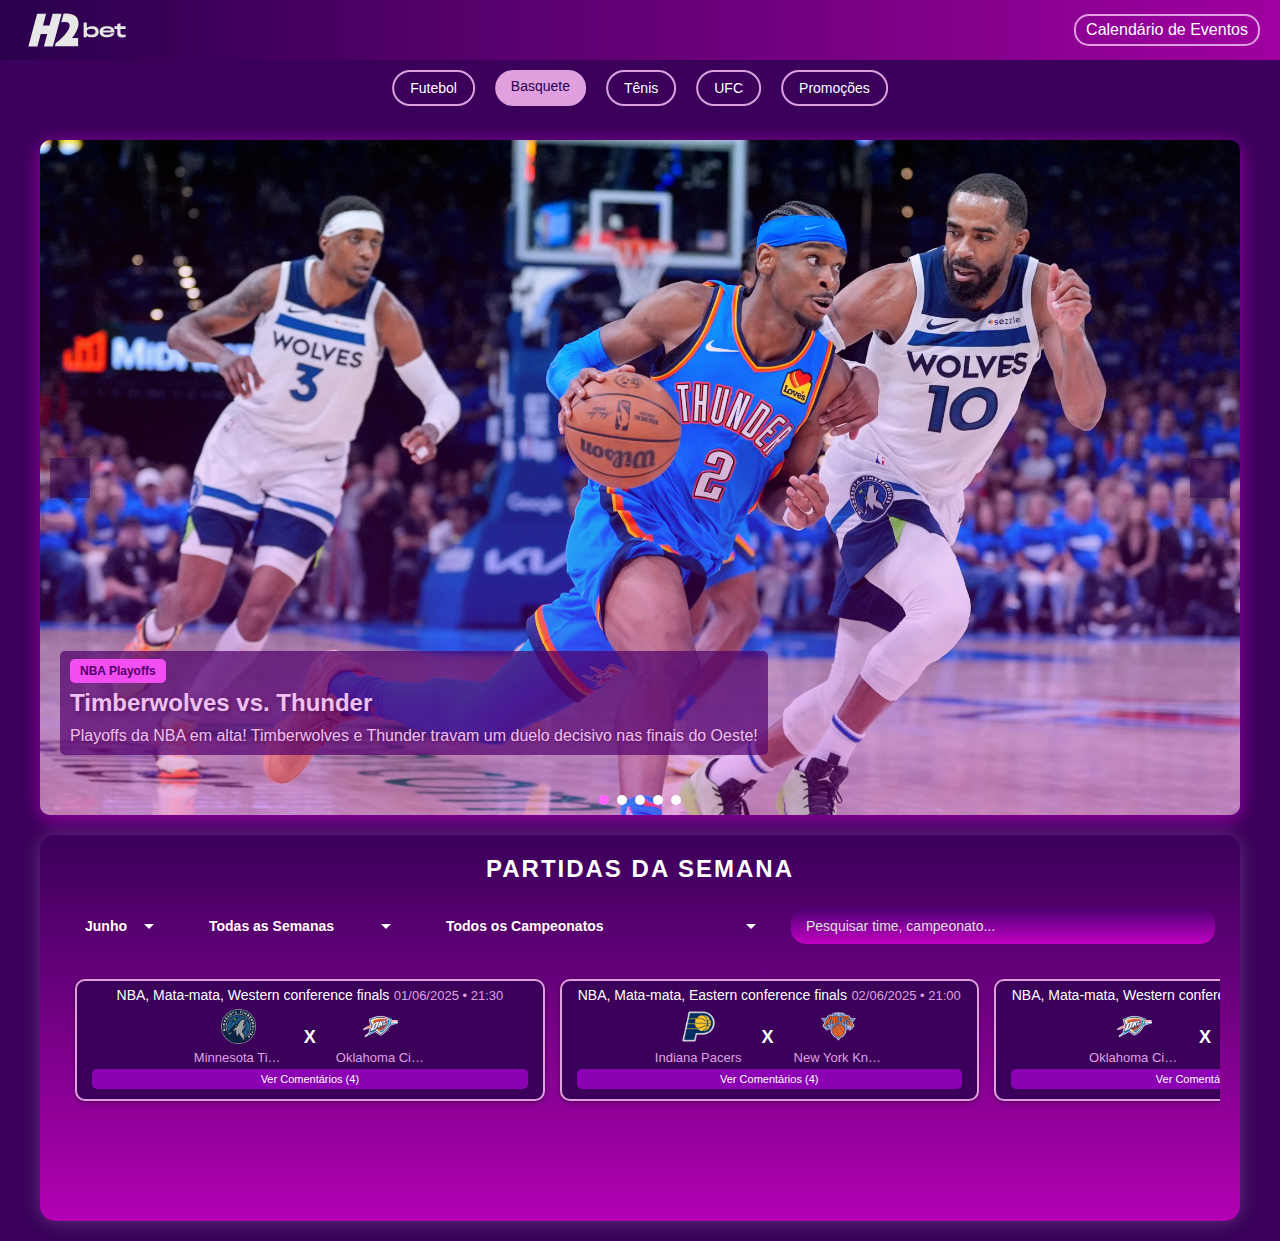
<file: basquete.html>
<!DOCTYPE html>
<html lang="pt-br">
<head>
    <meta charset="UTF-8">
    <meta name="viewport" content="width=device-width, initial-scale=1.0">
    <title>Jornal H2</title>
    <link rel="stylesheet" href="styles.css">
    <link rel="stylesheet" href="calendar.css">
</head>

<script type="text/javascript">
var Tawk_API=Tawk_API||{}, Tawk_LoadStart=new Date();
(function(){
var s1=document.createElement("script"),s0=document.getElementsByTagName("script")[0];
s1.async=true;
s1.src='https://embed.tawk.to/683607d0c512ec190d255e54/1is9gt1rb';
s1.charset='UTF-8';
s1.setAttribute('crossorigin','*');
s0.parentNode.insertBefore(s1,s0);
})();
</script>
<body class="fade-in">
    <header class="top-bar">
        <img src="logo\h2club.svg.svg" alt="Logo" class="logo-img">
        <nav class="nav-menu">
            <a href="#" id="calendar-button">Calendário de Eventos</a>
        </nav>
    </header>

    <div class="sports-buttons">
        <a href="index.html" class="button">Futebol</a>
        <a href="basquete.html" class="button selected">Basquete</a>
        <a href="tenis.html" class="button">Tênis</a>
        <a href="ufc.html" class="button">UFC</a>
        <a href="promocoes.html" class="button">Promoções</a>
    </div>

    <section class="carousel">
        <div class="carousel-container" id="carousel-container"></div>
        <button class="carousel-prev">
            <span class="particle-icon">
                <span class="particle"></span>
                <span class="particle"></span>
                <span class="particle"></span>
            </span>
        </button>
        <button class="carousel-next">
            <span class="particle-icon">
                <span class="particle"></span>
                <span class="particle"></span>
                <span class="particle"></span>
            </span>
        </button>
        <div class="carousel-indicators" id="carousel-indicators"></div>
    </section>

    <section class="matches-section">
        <h2>PARTIDAS DA SEMANA</h2>
        <div class="matches-nav">
            <select id="month-selector">
                <option value="Junho">Junho</option>
                <option value="Julho">Julho</option>
                <option value="Agosto">Agosto</option>
            </select>
            <select id="week-selector">
                </select>
            <select id="championship-selector">
                <option value="all">Todos os Campeonatos</option>
                </select>
            <input type="text" id="match-search-input" placeholder="Pesquisar time, campeonato...">
            
        </div>
        <div class="matches-container" id="matches-container">
            </div>
    </section>

    <div id="calendar-modal" class="calendar-modal">
    <div class="calendar-content">
        <span class="close-button">&times;</span>
        <div class="calendar-header">
            <button id="prev-month">&#9664;</button>
            <h2 id="month-year"></h2>
            <button id="next-month">&#9654;</button>
        </div>

        <div class="calendar-search-container">
            <input type="text" id="event-search-input" placeholder="Pesquisar evento...">
            <div id="search-results-container">
                </div>
        </div>
        <div class="calendar-grid-header">
            <div>D</div><div>S</div><div>T</div><div>Q</div><div>Q</div><div>S</div><div>S</div>
        </div>
        <div class="calendar-grid" id="calendar-grid"></div>
        <div id="event-details">
             <p>Selecione uma data com evento para ver os detalhes.</p>
        </div>
    </div>
</div>
    
    <script src="aplicativo.js"></script>
    <script src="carousel.js"></script>
    <script src="matches.js"></script>
    <script src="promocoes.js"></script>
    <script src="calendar.js"></script>
</body>
</html>
</file>
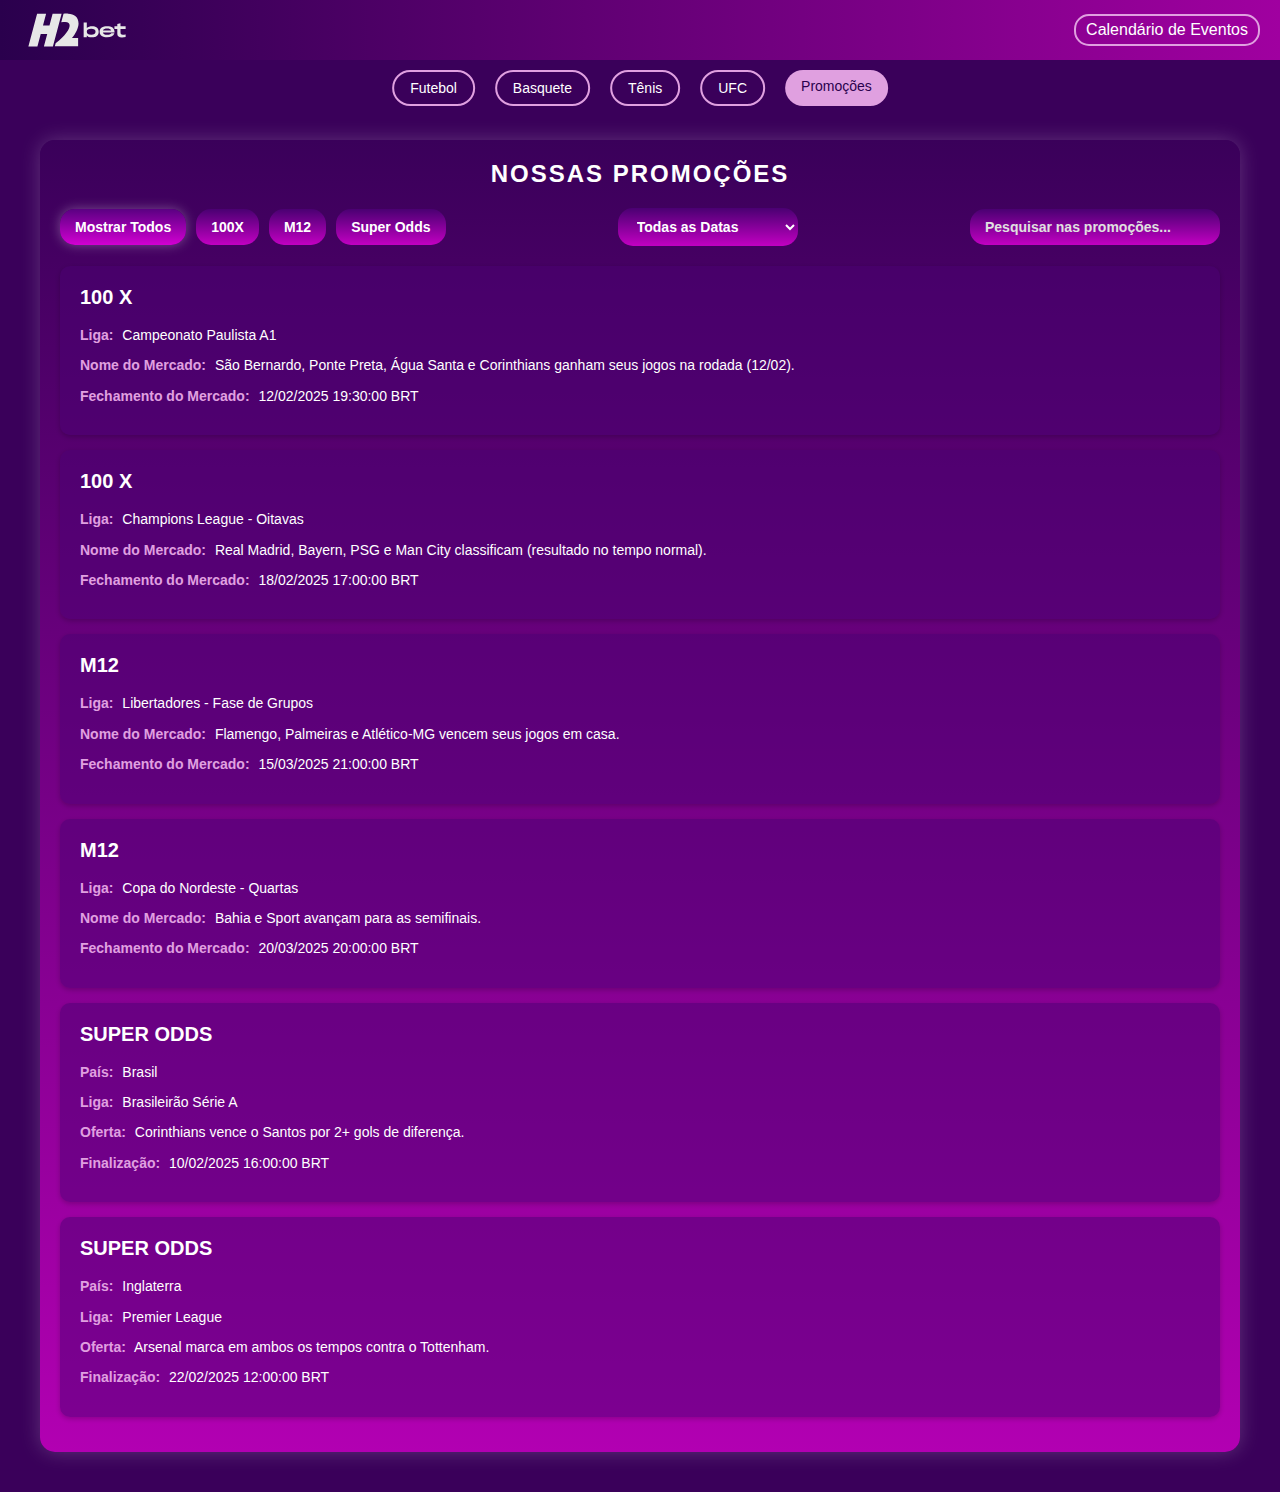
<file: promocoes.html>
<!DOCTYPE html>
<html lang="pt-br">
<head>
    <meta charset="UTF-8">
    <meta name="viewport" content="width=device-width, initial-scale=1.0">
    <title>Promoções - Jornal H2</title>
    <link rel="stylesheet" href="styles.css">
    <link rel="stylesheet" href="calendar.css">
    <style>
        /* Styles specific to promocoes.html */
        .promotions-page-section {
            max-width: 1200px;
            margin: 80px auto 40px; 
            padding: 20px;
            background: linear-gradient(to bottom, #3A005A, #B200B2);
            border-radius: 15px;
            box-shadow: 0 0 20px rgba(255, 255, 255, 0.2);
            color: #ffffff;
        }

        .promotions-page-section h2 {
            font-size: 24px;
            margin-bottom: 20px;
            text-align: center;
            text-transform: uppercase;
            letter-spacing: 2px;
        }

        .promo-filters {
            display: flex;
            justify-content: space-between; 
            align-items: center;
            margin-bottom: 20px;
            gap: 15px; 
            flex-wrap: wrap; 
        }

        .promo-filters .market-tabs {
            display: flex; 
            gap: 10px; 
            flex-wrap: wrap; 
        }

        .promo-filters .market-tabs button,
        .promo-filters .date-filter select,
        .promo-filters .search-filter input {
            padding: 10px 15px;
            background: linear-gradient(to bottom, #4A0072, #C200C2);
            color: #ffffff;
            border: none;
            border-radius: 15px;
            font-size: 14px;
            font-weight: bold;
            cursor: pointer;
            transition: all 0.3s ease;
        }
        .promo-filters .market-tabs button.active,
        .promo-filters .market-tabs button:hover,
        .promo-filters .date-filter select:hover, 
        .promo-filters .search-filter input:hover { 
            background: linear-gradient(to bottom, #5A0082, #D200D2);
            box-shadow: 0 0 12px rgba(255, 255, 255, 0.3);
        }
 
        .promo-filters .date-filter select,
        .promo-filters .search-filter input {
            min-width: 180px; 
            flex-grow: 1; 
        }
         .promo-filters .search-filter input {
            min-width: 250px; 
        }

        .promo-filters .search-filter input::placeholder {
            color: #e0e0e0;
        }

        .promo-filters .date-filter select option {
            background-color: #2A004D; 
            color: #ffffff; 
        }

        .promotions-display-area {
            margin-top: 20px;
        }

        .promo-item-card {
            background: rgba(74, 0, 114, 0.5); 
            padding: 20px; 
            border-radius: 10px;
            margin-bottom: 15px;
            box-shadow: 0 2px 5px rgba(0,0,0,0.2);
            /* ADDED: Transition for smooth zoom and shadow effect */
            transition: transform 0.3s ease-in-out, box-shadow 0.3s ease-in-out;
        }

        /* ADDED: Hover effect for zoom */
        .promo-item-card:hover {
            transform: scale(1.03); /* Adjust 1.03 to your desired zoom level (e.g., 1.05 for more) */
            box-shadow: 0 6px 20px rgba(0,0,0,0.35); /* Optional: enhanced shadow on hover */
            /* z-index: 10; /* Optional: if overlapping issues occur with adjacent cards during zoom */
        }


        .promo-item-card h3 {
            font-size: 20px; 
            font-weight: bold;
            color: #ffffff;     
            margin-bottom: 15px; 
        }

        .promo-item-card p {
            margin: 8px 0; 
            font-size: 14px;
            line-height: 1.6; 
            color: #ffffff; 
            overflow-wrap: break-word; 
            word-wrap: break-word; 
        }

        .promo-item-card p strong {
            color: #E0A0E0; 
            font-weight: bold; 
            margin-right: 5px; 
        }

        @media (max-width: 768px) {
            .promotions-page-section {
                margin-top: 20px; 
            }

            .promo-filters {
                flex-direction: column; 
                align-items: stretch; 
            }
            .promo-filters .market-tabs,
            .promo-filters .date-filter,
            .promo-filters .search-filter {
                width: 100%;
                margin-bottom: 10px;
            }
            .promo-filters .market-tabs button { 
                 flex-grow: 1;
            }
            .promo-filters .date-filter select,
            .promo-filters .search-filter input {
                width: 100%; 
                box-sizing: border-box;
            }
        }
    </style>
</head>


<script type="text/javascript">
var Tawk_API=Tawk_API||{}, Tawk_LoadStart=new Date();
(function(){
var s1=document.createElement("script"),s0=document.getElementsByTagName("script")[0];
s1.async=true;
s1.src='https://embed.tawk.to/683607d0c512ec190d255e54/1is9gt1rb';
s1.charset='UTF-8';
s1.setAttribute('crossorigin','*');
s0.parentNode.insertBefore(s1,s0);
})();
</script>



<body class="fade-in">
    <header class="top-bar">
        <img src="logo\h2club.svg.svg" alt="Logo" class="logo-img">
        <nav class="nav-menu">
            <a href="#" id="calendar-button">Calendário de Eventos</a>
        </nav>
    </header>

    <div class="sports-buttons">
        <a href="index.html" class="button">Futebol</a>
        <a href="basquete.html" class="button">Basquete</a>
        <a href="tenis.html" class="button">Tênis</a>
        <a href="ufc.html" class="button">UFC</a>
        <a href="promocoes.html" class="button selected">Promoções</a>
    </div>

    <section class="promotions-page-section">
        <h2>Nossas Promoções</h2>

        <div class="promo-filters">
            <div class="market-tabs" id="market-tabs">
                <button data-market="all" class="active">Mostrar Todos</button>
                <button data-market="100X">100X</button>
                <button data-market="M12">M12</button>
                <button data-market="SuperOdds">Super Odds</button>
            </div>
            <div class="date-filter">
                <select id="promo-date-selector">
                    <option value="all">Todas as Datas</option>
                    </select>
            </div>
            <div class="search-filter">
                <input type="text" id="promo-search-input" placeholder="Pesquisar nas promoções...">
            </div>
        </div>

        <div class="promotions-display-area" id="promotions-display-area">
            <p>Carregando promoções...</p>
        </div>
    </section>

    <div id="calendar-modal" class="calendar-modal">
        <div class="calendar-content">
            <span class="close-button">&times;</span>
            <div class="calendar-header">
                <button id="prev-month">&#9664;</button>
                <h2 id="month-year"></h2>
                <button id="next-month">&#9654;</button>
            </div>
            <div class="calendar-search-container">
                <input type="text" id="event-search-input" placeholder="Pesquisar evento...">
                <div id="search-results-container"></div>
            </div>
            <div class="calendar-grid-header">
                <div>D</div><div>S</div><div>T</div><div>Q</div><div>Q</div><div>S</div><div>S</div>
            </div>
            <div class="calendar-grid" id="calendar-grid"></div>
            <div id="event-details">
                 <p>Selecione uma data com evento para ver os detalhes.</p>
            </div>
        </div>
    </div>
    
    <script src="aplicativo.js"></script>
    <script src="promocoes.js"></script> 
    <script src="calendar.js"></script>
</body>
</html>
</file>
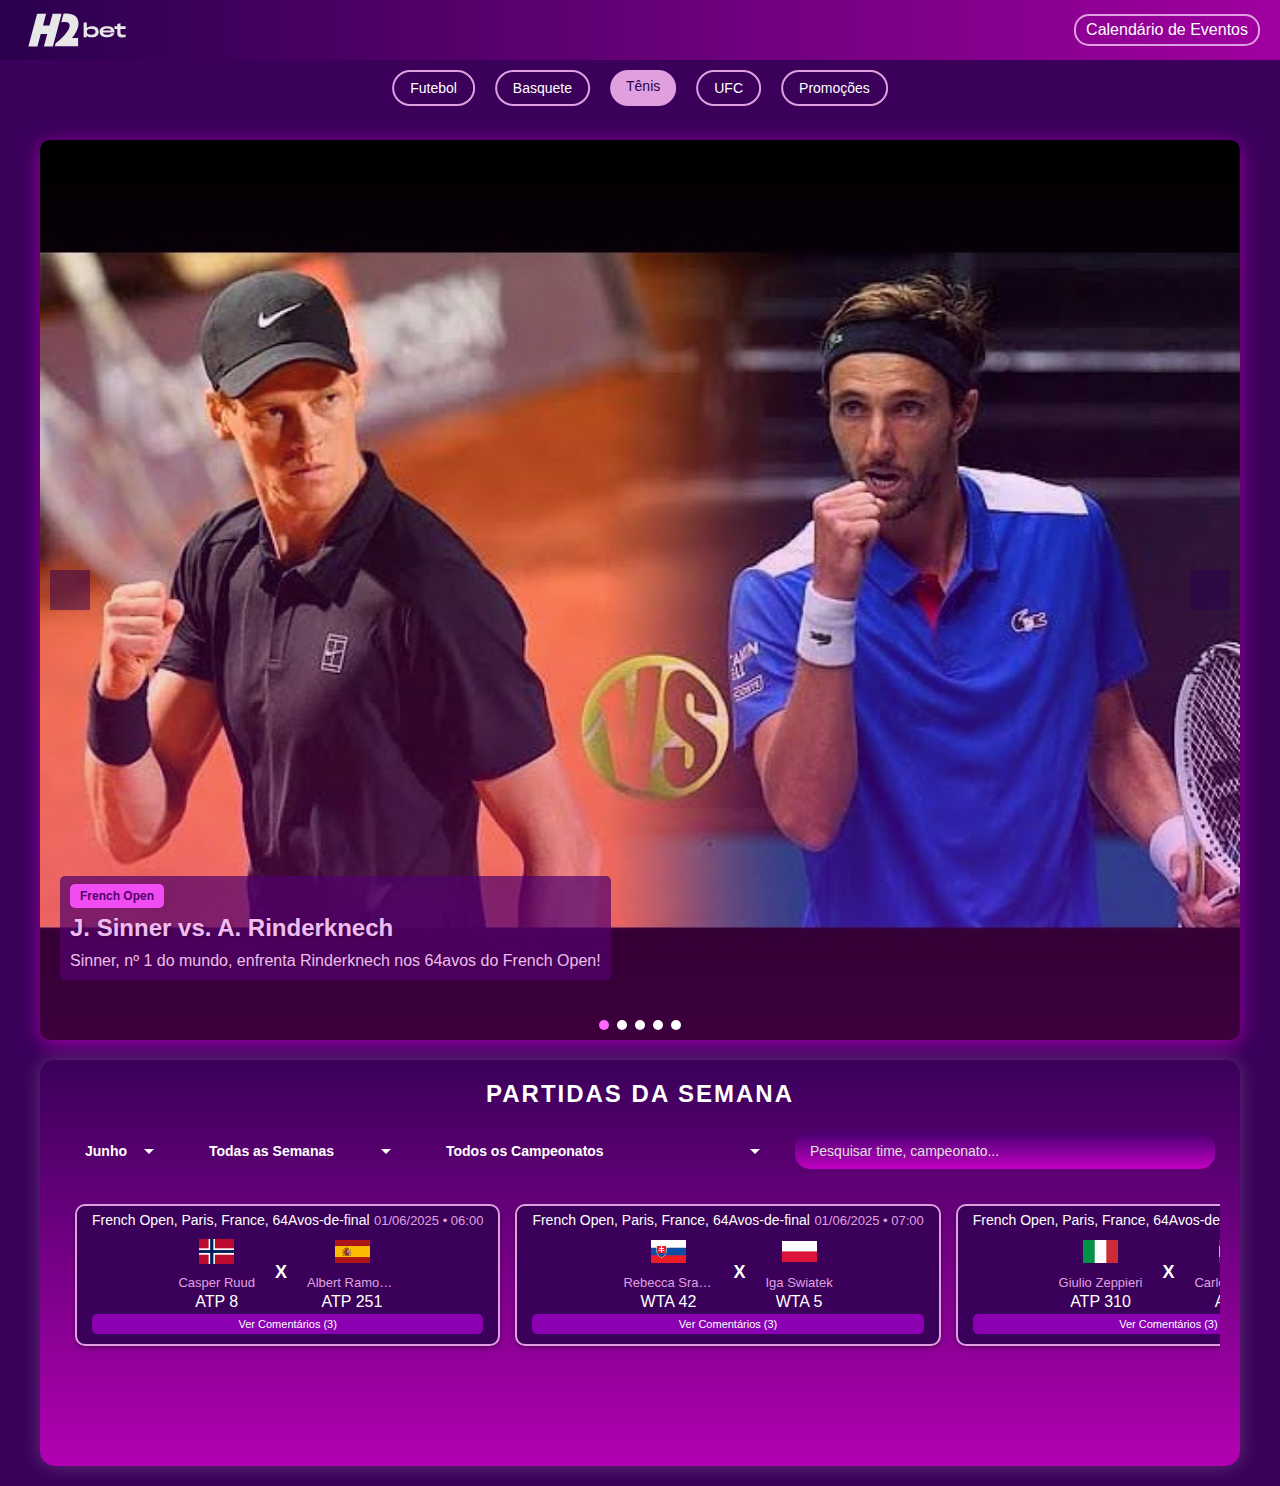
<file: tenis.html>
<!DOCTYPE html>
<html lang="pt-br">
<head>
    <meta charset="UTF-8">
    <meta name="viewport" content="width=device-width, initial-scale=1.0">
    <title>Jornal H2</title>
    <link rel="stylesheet" href="styles.css">
    <link rel="stylesheet" href="calendar.css">
</head>

<script type="text/javascript">
var Tawk_API=Tawk_API||{}, Tawk_LoadStart=new Date();
(function(){
var s1=document.createElement("script"),s0=document.getElementsByTagName("script")[0];
s1.async=true;
s1.src='https://embed.tawk.to/683607d0c512ec190d255e54/1is9gt1rb';
s1.charset='UTF-8';
s1.setAttribute('crossorigin','*');
s0.parentNode.insertBefore(s1,s0);
})();
</script>
<body class="fade-in">
    <header class="top-bar">
        <img src="logo\h2club.svg.svg" alt="Logo" class="logo-img">
        <nav class="nav-menu">
            <a href="#" id="calendar-button">Calendário de Eventos</a>
        </nav>
    </header>

    <div class="sports-buttons">
        <a href="index.html" class="button ">Futebol</a>
        <a href="basquete.html" class="button">Basquete</a>
        <a href="tenis.html" class="button selected">Tênis</a>
        <a href="ufc.html" class="button">UFC</a>
        <a href="promocoes.html" class="button">Promoções</a>
    </div>

    <section class="carousel">
        <div class="carousel-container" id="carousel-container"></div>
        <button class="carousel-prev">
            <span class="particle-icon">
                <span class="particle"></span>
                <span class="particle"></span>
                <span class="particle"></span>
            </span>
        </button>
        <button class="carousel-next">
            <span class="particle-icon">
                <span class="particle"></span>
                <span class="particle"></span>
                <span class="particle"></span>
            </span>
        </button>
        <div class="carousel-indicators" id="carousel-indicators"></div>
    </section>

    <section class="matches-section">
        <h2>PARTIDAS DA SEMANA</h2>
        <div class="matches-nav">
            <select id="month-selector">
                <option value="Junho">Junho</option>
                <option value="Julho">Julho</option>
                <option value="Agosto">Agosto</option>
            </select>
            <select id="week-selector">
                </select>
            <select id="championship-selector">
                <option value="all">Todos os Campeonatos</option>
                </select>
            <input type="text" id="match-search-input" placeholder="Pesquisar time, campeonato...">
            
        </div>
        <div class="matches-container" id="matches-container">
            </div>
    </section>

    <div id="calendar-modal" class="calendar-modal">
    <div class="calendar-content">
        <span class="close-button">&times;</span>
        <div class="calendar-header">
            <button id="prev-month">&#9664;</button>
            <h2 id="month-year"></h2>
            <button id="next-month">&#9654;</button>
        </div>

        <div class="calendar-search-container">
            <input type="text" id="event-search-input" placeholder="Pesquisar evento...">
            <div id="search-results-container">
                </div>
        </div>
        <div class="calendar-grid-header">
            <div>D</div><div>S</div><div>T</div><div>Q</div><div>Q</div><div>S</div><div>S</div>
        </div>
        <div class="calendar-grid" id="calendar-grid"></div>
        <div id="event-details">
             <p>Selecione uma data com evento para ver os detalhes.</p>
        </div>
    </div>
</div>
    
    <script src="aplicativo.js"></script>
    <script src="carousel.js"></script>
    <script src="matches.js"></script>
    <script src="promocoes.js"></script>
    <script src="calendar.js"></script>
</body>
</html>
</file>
<file: calendar.css>
/* Estilos do Calendário - Versão com design da imagem */
.calendar-modal {
    display: none; /* Inicia oculto */
    position: fixed;
    z-index: 1001;
    left: 0;
    top: 0;
    width: 100%;
    height: 100%;
    background-color: rgba(0, 0, 0, 0.7);
    backdrop-filter: blur(5px);
    -webkit-backdrop-filter: blur(5px);
    /* Usa flexbox para centralizar o conteúdo vertical e horizontalmente */
    align-items: center;
    justify-content: center;
}

.calendar-content {
    position: relative;
    background-color: #1e1e1e; /* Fundo escuro do calendário */
    padding: 20px;
    border-radius: 8px;
    width: 90%;
    max-width: 350px;
    color: #e0e0e0;
    font-family: Arial, sans-serif;
    box-shadow: 0 10px 25px rgba(0, 0, 0, 0.5);
    border: 1px solid rgba(255, 255, 255, 0.1);
}

.close-button {
    position: absolute;
    top: 1px;
    right: 5px;
    color: #aaa;
    font-size: 28px;
    font-weight: bold;
    transition: color 0.3s;
}

.close-button:hover,
.close-button:focus {
    color: #ffffff;
    text-decoration: none;
    cursor: pointer;
}

.calendar-header {
    display: flex;
    justify-content: space-between;
    align-items: center;
    margin-bottom: 20px;
}

#month-year {
    font-size: 1.1em;
    font-weight: bold;
    text-transform: capitalize;
}

#prev-month, #next-month {
    background: none;
    border: none;
    color: #e0e0e0;
    font-size: 1.2em; /* Tamanho das setas */
    cursor: pointer;
    transition: color 0.3s;
}

#prev-month:hover, #next-month:hover {
    color: #A000A0; /* Cor roxa do site */
}

.calendar-grid-header {
    display: grid;
    grid-template-columns: repeat(7, 1fr);
    text-align: center;
    margin-bottom: 10px;
    font-size: 0.9em;
    font-weight: bold;
    color: #888; /* Cor cinza para os dias da semana */
}

.calendar-grid {
    display: grid;
    grid-template-columns: repeat(7, 1fr);
    justify-items: center;
    gap: 5px;
}

.day-cell {
    display: flex;
    justify-content: center;
    align-items: center;
    width: 38px;
    height: 38px;
    border-radius: 50%;
    font-size: 0.9em;
    transition: background-color 0.2s;
    cursor: pointer;
}

.day-cell:not(.other-month):not(.event-day):hover {
    background-color: rgba(255, 255, 255, 0.1);
}

.other-month {
    color: #555; /* Cor esmaecida para dias de outros meses */
    cursor: default;
}

.other-month:hover {
    background-color: transparent !important;
}

.today {
    /* Marca o dia atual com uma borda sutil, se não for um dia de evento */
    border: 1px solid #A000A0;
}

.event-day {
    /* Destaque circular para dias com evento, como na imagem */
    background-color: #A000A0;
    color: #ffffff;
    font-weight: bold;
}

.event-day.today {
    /* Garante que o destaque do evento prevaleça sobre a borda do dia atual */
    border: none;
}

#event-details {
    margin-top: 20px;
    padding: 15px;
    min-height: 50px;
    background-color: rgba(0, 0, 0, 0.2);
    border-radius: 5px;
    border-top: 1px solid rgba(255, 255, 255, 0.1);
    font-size: 0.9em;
    color: #e0e0e0;
}

#event-details p {
    margin: 0;
    padding: 5px 0;
}

/* Estilos para a Seção de Busca no Calendário */
.calendar-search-container {
    margin-bottom: 15px;
    padding: 0 5px; /* Pequeno padding lateral */
}

#event-search-input {
    width: 100%;
    padding: 10px;
    border-radius: 5px;
    border: 1px solid #444; /* Borda sutil */
    background-color: #2a2a2a; /* Fundo escuro para o input */
    color: #e0e0e0; /* Texto claro */
    font-size: 0.9em;
    box-sizing: border-box; /* Para padding não afetar largura total */
}

#event-search-input::placeholder {
    color: #888;
}

#search-results-container {
    margin-top: 8px;
    max-height: 150px; /* Altura máxima, com scroll se necessário */
    overflow-y: auto;
    background-color: #2a2a2a; /* Fundo similar ao input */
    border-radius: 5px;
    border: 1px solid #444;
}

.search-result-item {
    padding: 10px;
    color: #e0e0e0;
    cursor: pointer;
    border-bottom: 1px solid #444; /* Separador entre itens */
    font-size: 0.85em;
    transition: background-color 0.2s;
}

.search-result-item:last-child {
    border-bottom: none;
}

.search-result-item:hover {
    background-color: #3a3a3a; /* Destaque ao passar o mouse */
}

.search-result-item .event-date {
    display: block;
    font-size: 0.9em;
    color: #aaa;
    margin-top: 3px;
}

/* Ajuste para quando não há resultados */
#search-results-container:empty {
    display: none; /* Esconde se estiver vazio */
}
</file>
<file: styles.css>
/* Reset default styles */
* {
    margin: 0;
    padding: 0;
    box-sizing: border-box;
}

body {
    font-family: Arial, sans-serif;
    background-color: #3A005A; /* Roxo médio escuro como fundo principal */
    color: #ffffff; /* Texto branco como padrão */
    transition: opacity 0.5s ease-in-out; /* Animação suave de 0.5s */
}

/* Estado de saída (fade out) */
body.fade-out {
    opacity: 0;
}

/* Estado inicial de entrada (fade in) */
body.fade-in {
    opacity: 1;
}

/* Top Bar Styles */
.top-bar {
    background: linear-gradient(to right, #2A004D, #A000A0); /* Gradiente roxo forte para header */
    color: #ffffff;
    display: flex;
    justify-content: space-between; /* Coloca o logo à esquerda e o nav-menu à direita */
    align-items: center;
    padding: 10px 20px;
    position: relative; /* Essencial para o posicionamento absoluto do item central */
    width: 100%;
    z-index: 100;
}

.logo-img {
    height: 40px;
    width: auto;
}

/* Item Centralizado na Top Bar */
.top-bar-center-item {
    position: absolute; /* Tira do fluxo normal para centralização precisa */
    left: 50%; /* Posiciona o início do elemento no meio da top-bar */
    transform: translateX(-50%); /* Puxa o elemento de volta pela metade de sua própria largura */
    display: flex;
    align-items: center;
}

.top-bar-center-item a {
    color: #ffffff;
    text-decoration: none;
    font-size: 16px;
    /* As classes .main-events-notification e #main-events-trigger já cuidam do display flex e ícone */
}

/* Estilos para o gatilho dos Principais Eventos na Top Bar (link em si) */
.main-events-notification {
    display: flex; /* Para alinhar ícone e texto */
    align-items: center; /* Alinhamento vertical */
    position: relative; /* Para o posicionamento do ícone pulsante se necessário */
    color: #ffffff; /* Garante cor do texto, caso não herdado */
    text-decoration: none; /* Garante sem sublinhado, caso não herdado */
    font-size: 16px; /* Garante tamanho da fonte, caso não herdado */
}

.main-events-notification .notification-icon {
    display: inline-block; /* Permite transformações */
    margin-right: 8px;
    font-size: 1.2em; /* Tamanho do ícone de sino */
    color: #FFD700; /* Cor dourada para destaque */
}

.main-events-notification.pulsing .notification-icon {
    animation: pulse-icon 1.5s infinite ease-in-out;
}

@keyframes pulse-icon {
    0% {
        transform: scale(1);
        opacity: 1;
    }
    50% {
        transform: scale(1.3);
        opacity: 0.7;
    }
    100% {
        transform: scale(1);
        opacity: 1;
    }
}


/* Navigation Menu (Top Bar - Itens à Direita) */
.nav-menu { /* Container para itens à direita, como o Calendário */
    list-style: none;
    display: flex;
    gap: 20px; /* Espaçamento se houver mais de um item */
}

.nav-menu a { /* Estilo para links dentro do .nav-menu (ex: Calendário) */
    color: #ffffff;
    text-decoration: none;
    font-size: 16px;
}

.nav-menu a:hover {
    color: #C0C0FF; /* Roxo-azulado claro para hover */
}

/* .nav-menu a.selected { /* Não usado mais para o item centralizado, mas pode ser para outros */
/* color: #FF66FF; /* Magenta vibrante para o item selecionado */
/* } */

/* Estilo para o botão do Calendário (específico) */
.nav-menu #calendar-button {
    color: #ffffff;
    text-decoration: none;
    font-size: 16px;
    padding: 5px 10px;
    border: 2.5px solid #E0A0E0;
    border-radius: 15px;
    transition: all 0.3s ease;
}

.nav-menu #calendar-button:hover {
    background-color: #E0A0E0;
    color: #2A004D;
}


/* Sports Buttons Section */
.sports-buttons {
    position: absolute;
    top: 60px; /* Ajustado para evitar sobreposição com a top-bar */
    left: 50%;
    transform: translateX(-50%);
    width: auto;
    display: flex;
    justify-content: center;
    padding: 10px 0;
    gap: 20px;
    z-index: 99;
}

.sports-buttons .button {
    background: #3A005A; /* Roxo médio escuro */
    border: 2px solid #E0A0E0; /* Borda roxa clara harmonizada */
    border-radius: 30px;
    padding: 8px 16px;
    font-size: 14px;
    text-decoration: none;
    text-transform: capitalize;
    color: #ffffff;
    display: inline-block;
    transition: all 0.3s ease;
}

.sports-buttons .button:hover {
    background: #E0A0E0; /* Roxo claro harmonizado */
    border-color: #C080C0; /* Tom mais escuro da borda */
    color: #2A004D; /* Roxo escuro para texto ao hover */
}

.sports-buttons .selected {
    background: #E0A0E0; /* Roxo claro harmonizado */
    color: #2A004D;
    border: none;
}

.sports-buttons .selected:hover {
    background: #C080C0; /* Tom mais escuro ao passar o mouse */
    border: none;
}

/* Carousel Styles */
.carousel {
    position: relative;
    width: 100%;
    max-width: 1200px;
    margin: 80px auto 20px; /* Ajustado para evitar sobreposição com sports-buttons */
    overflow: hidden;
    background: linear-gradient(to bottom, #4A0080, #C400C4); /* Gradiente roxo vibrante com magenta */
    box-shadow: 0 4px 20px rgba(200, 0, 200, 0.7); /* Sombreamento magenta vibrante */
    border-radius: 10px;
}

.carousel-container {
    display: flex;
    transition: transform 0.5s ease-in-out;
    height: auto;
}

.carousel-item {
    min-width: 100%;
    position: relative;
    display: flex;
    align-items: center;
    justify-content: center;
    height: auto;
}

.carousel-image {
    width: 100%;
    height: auto;
    object-fit: cover;
    object-position: center;
    filter: brightness(1) saturate(1.2); /* Remove o escurecimento e realça as cores */
    position: relative;
}

.carousel-item::after {
    content: '';
    position: absolute;
    top: 0;
    left: 0;
    width: 100%;
    height: 100%;
    background: linear-gradient(to top, rgba(200, 0, 200, 0.3), transparent); /* Gradiente magenta claro para transparente */
    pointer-events: none; /* Não interfere nos cliques */
}

.carousel-content {
    position: absolute;
    bottom: 60px;
    left: 20px;
    color: #ffffff;
    background: rgba(42, 0, 77, 0.7); /* Roxo escuro semi-transparente */
    padding: 10px;
    border-radius: 5px;
}

.category-tag {
    background-color: #FF66FF; /* Magenta vibrante para a tag */
    padding: 5px 10px;
    font-size: 12px;
    font-weight: bold;
    border-radius: 5px;
    color: #2A004D; /* Roxo escuro para texto na tag */
}

.carousel-content h2 {
    font-size: 24px;
    margin: 10px 0;
    text-shadow: 2px 2px 4px rgba(0, 0, 0, 0.5);
}

.carousel-content p {
    font-size: 16px;
    text-shadow: 1px 1px 3px rgba(0, 0, 0, 0.5);
}

.carousel-prev,
.carousel-next {
    position: absolute;
    top: 50%;
    transform: translateY(-50%);
    background: rgba(42, 0, 77, 0.5); /* Roxo escuro semi-transparente */
    border: none;
    padding: 10px;
    cursor: pointer;
    width: 40px;
    height: 40px;
    display: flex;
    align-items: center;
    justify-content: center;
    transition: background 0.3s ease;
}

.carousel-prev {
    left: 10px;
}

.carousel-next {
    right: 10px;
}

.carousel-prev:hover,
.carousel-next:hover {
    background: rgba(200, 0, 200, 0.8); /* Magenta vibrante ao hover */
}

.particle-icon {
    position: relative;
}

.particle {
    transform-origin: center;
    animation: orbit 3s infinite linear;
}

.carousel-prev .particle:nth-child(2),
.carousel-next .particle:nth-child(2) {
    animation-delay: -1s;
}

.carousel-prev .particle:nth-child(3),
.carousel-next .particle:nth-child(3) {
    animation-delay: -2s;
}

@keyframes orbit {
    0% { transform: translate(0, 0) rotate(0deg); }
    25% { transform: translate(5px, -5px) rotate(90deg); }
    50% { transform: translate(0, -10px) rotate(180deg); }
    75% { transform: translate(-5px, -5px) rotate(270deg); }
    100% { transform: translate(0, 0) rotate(360deg); }
}

.carousel-prev:hover .particle,
.carousel-next:hover .particle {
    animation: orbit-fast 1.5s infinite linear;
}

@keyframes orbit-fast {
    0% { transform: translate(0, 0) rotate(0deg); }
    25% { transform: translate(7px, -7px) rotate(90deg); }
    50% { transform: translate(0, -14px) rotate(180deg); }
    75% { transform: translate(-7px, -7px) rotate(270deg); }
    100% { transform: translate(0, 0) rotate(360deg); }
}

.carousel-indicators {
    position: absolute;
    bottom: 10px;
    left: 50%;
    transform: translateX(-50%);
    display: flex;
    gap: 8px;
}

.carousel-indicators span {
    width: 10px;
    height: 10px;
    background: #ffffff;
    border-radius: 50%;
    cursor: pointer;
    transition: background 0.3s ease;
}

.carousel-indicators span.active {
    background: #FF66FF; /* Magenta vibrante para o item ativo */
}

/* Matches Section Styles */
.matches-section {
    max-width: 1200px;
    margin: 20px auto;
    padding: 20px;
    background: linear-gradient(to bottom, #3A005A, #B200B2); /* Gradiente roxo médio */
    border-radius: 15px;
    box-shadow: 0 0 20px rgba(255, 255, 255, 0.2);
}

.matches-section h2 {
    font-size: 24px;
    margin-bottom: 20px;
    color: #ffffff;
    text-align: center;
    text-transform: uppercase;
    letter-spacing: 2px;
}

.matches-nav {
    display: flex;
    justify-content: center;
    align-items: center;
    gap: 15px;
    margin-bottom: 20px;
    flex-wrap: wrap; /* Allow wrapping for smaller screens */
}

.matches-nav select {
    padding: 10px 20px;
    background: linear-gradient(to bottom, #4A0072, #C200C2); /* Gradiente roxo */
    color: #ffffff; /* Texto branco */
    border: none;
    border-radius: 15px;
    font-size: 14px;
    font-weight: bold;
    cursor: pointer;
    transition: all 0.3s ease;
    margin: 5px; /* Adjusted margin for wrapping */
    -webkit-appearance: none; /* Remove estilo padrão do navegador */
    -moz-appearance: none;
    appearance: none;
    position: relative;
    background-image: url('data:image/svg+xml;charset=US-ASCII,%3Csvg%20width%3D%2210%22%20height%3D%225%22%20viewBox%3D%220%200%2010%205%22%20fill%3D%22none%22%20xmlns%3D%22http%3A%2F%2Fwww.w3.org%2F2000%2Fsvg%22%3E%3Cpath%20d%3D%22M0%200L5%205L10%200H0Z%22%20fill%3D%22%23ffffff%22%2F%3E%3C%2Fsvg%3E');
    background-repeat: no-repeat;
    background-position: right 10px center;
    padding-right: 30px; /* Espaço para a seta */
}

.matches-nav select option {
    background: #2A004D; /* Fundo roxo escuro para opções */
    color: #ffffff; /* Texto branco */
    font-size: 14px;
    padding: 10px;
}

.matches-nav select:hover {
    background: linear-gradient(to bottom, #5A0082, #D200D2);
    box-shadow: 0 0 12px rgba(255, 255, 255, 0.3);
}

.matches-nav select:focus {
    outline: none;
    background: linear-gradient(to bottom, #5A0082, #D200D2);
    box-shadow: 0 0 15px rgba(255, 255, 255, 0.5);
    color: #ffffff; /* Texto branco ao focar */
}

.matches-nav select:active,
.matches-nav select:focus-visible {
    color: #ffffff;
    background: linear-gradient(to bottom, #5A0082, #D200D2);
}

.matches-nav input[type="text"] {
    padding: 10px 15px;
    background: linear-gradient(to bottom, #4A0072, #C200C2); /* Similar to selects */
    color: #ffffff;
    border: none;
    border-radius: 15px; /* Consistent with selects */
    font-size: 14px;
    font-weight: normal; /* Placeholder might look better normal */
    min-width: 180px; /* Minimum width */
    flex-grow: 1; /* Allow it to take up available space if .matches-nav is flex */
    margin: 5px; /* Adjusted margin for wrapping */
}

.matches-nav input[type="text"]::placeholder {
    color: #e0e0e0;
    font-weight: normal;
}

.matches-nav input[type="text"]:focus {
    outline: none;
    background: linear-gradient(to bottom, #5A0082, #D200D2); /* Darker on focus */
    box-shadow: 0 0 12px rgba(255, 255, 255, 0.3); /* Consistent focus glow */
}

.matches-current {
    font-size: 16px;
    font-weight: bold;
    color: #ffffff;
    text-align: center;
    margin-bottom: 15px; /* Space below the label */
}

.matches-container {
    position: relative;
    overflow-x: hidden;
    padding: 10px 15px; /* Padding vertical adicionado e horizontal mantido */
    width: 100%;
    user-select: none;
}

.dynamic-matches-display {
    display: flex;
    flex-direction: row;
    flex-wrap: nowrap;
    gap: 15px;
    width: max-content;
    padding-bottom: 90px; /* Pequeno padding inferior para dar respiro */
}

.week-separator-label {
    padding: 8px 10px;
    font-weight: bold;
    color: #ffffff;
    background-color: #7A1F9A;
    border-radius: 8px;
    text-align: center;
    display: flex;
    align-items: center;
    justify-content: center;
    min-height: 60px;
    box-shadow: 0 2px 5px rgba(0, 0, 0, 0.2);
    white-space: nowrap;
    flex-shrink: 0;
}

.dynamic-matches-display > .no-matches-message {
    color: #e0e0e0;
    padding: 20px;
    text-align: center;
    width: 100%;
    font-style: italic;
    flex-shrink: 0;
}

.match-item {
    position: relative;
    display: flex;
    flex-direction: column;
    align-items: center;
    background: #3A005A;
    border: 2px solid #E0A0E0;
    border-radius: 10px;
    padding: 5px 15px; /* AUMENTADO PADDING VERTICAL para mais altura */
    box-shadow: 0 2px 5px rgba(0, 0, 0, 0.3);
    min-width: 220px;
    flex: 0 0 auto;
    z-index: 10;
    transition: transform 0.3s ease-in-out, box-shadow 0.3s ease-in-out;
}

.match-item:hover {
    transform: scale(1.03);
    box-shadow: 0 6px 20px rgba(0, 0, 0, 0.35);
    z-index: 11;
}

.match-championship {
    font-size: 14px;
    color: #ffffff;
    margin-bottom: 10px;
    text-align: center;
}

.match-teams {
    display: flex;
    align-items: center;
    gap: 10px;
    margin-top: 5px; /* Espaço adicional */
    margin-bottom: -5px; /* Espaço adicional */
}

.team {
    display: flex;
    flex-direction: column;
    align-items: center;
    gap: 2px; /* Aumentado o gap para dar mais respiro vertical */
}

.team-emblem-container {
    width: 35px; /* Levemente aumentado */
    height: 35px; /* Levemente aumentado */
    display: flex;
    justify-content: center;
    align-items: center;
    overflow: hidden;
    margin-bottom: 4px;
}

.team-emblem {
    width: 100%;
    height: 100%;
    object-fit: contain;
    object-position: center;
    max-width: 35px;
    max-height: 35px;
}

.team-name {
    font-size: 13px; /* Levemente aumentado */
    color: #E0A0E0;
    text-align: center;
    max-width: 90px; /* Levemente aumentado */
    overflow: hidden;
    text-overflow: ellipsis;
    white-space: nowrap;
    min-height: 1.2em; /* Para evitar que nomes curtos diminuam a altura */
}

.score {
    font-size: 18px; /* Levemente aumentado */
    font-weight: bold;
    color: #ffffff;
    margin: 0 10px;
}

.match-date {
    font-size: 13px; /* Ajustado */
    color: #E0A0E0;
    margin-top: 10px;
}

.match-description {
    position: absolute;
    top: 100%;
    left: 50%;
    transform: translateX(-50%);
    background: rgba(42, 0, 77, 0.9);
    white-space: pre-line;
    color: #ffffff;
    padding: 10px;
    border-radius: 5px;
    font-size: 12px;
    width: 200px; /* Or max-width */
    text-align: center;
    display: none;
    z-index: 100;
    pointer-events: none;
    margin-top: 5px;
}

.match-item:hover .match-description {
    display: block;
}

.highlight-match {
    box-shadow: 0 0 13px 3px rgba(255, 102, 255, 0.7);
    border: 1px solid #FF66FF;
    animation: glow 1.0s ease-in-out infinite alternate;
}

@keyframes glow {
    from { box-shadow: 0 0 10px 3px rgba(255, 102, 255, 0.5); }
    to { box-shadow: 0 0 20px 7px rgba(255, 102, 255, 0.9); }
}

/* Promotions Section Styles (from promocoes.html specific styles, if needed globally) */
/* Usually, these would stay in promocoes.html or a separate promocoes.css unless parts are reused */
.promotions-section {
    max-width: 1200px;
    margin: 40px auto;
    padding: 30px;
    background: linear-gradient(to bottom, #2A004A, #920092);
    border-radius: 15px;
    box-shadow: 0 0 20px rgba(255, 255, 255, 0.2);
}

.promotions-section h2 {
    font-size: 28px;
    font-weight: bold;
    margin-bottom: 30px;
    color: #ffffff;
    text-align: center;
    text-transform: uppercase;
    letter-spacing: 2px;
    text-shadow: 0 0 10px rgba(255, 255, 255, 0.3);
}

/* ... outros estilos de .promotions-section, .promo-tabs, .promo-tab-button, etc. ... */
/* Mantendo os estilos originais de .promo-content, .promo-line, etc. que já estavam em styles.css */
.promo-tabs { /* Assuming this is for #market-tabs */
    display: flex;
    justify-content: center;
    gap: 15px;
    margin: 20px 0;
    background: none;
    border-radius: 0;
    box-shadow: none;
    padding: 0;
}

.promo-tab-button { /* Assuming this is the class for buttons inside .promo-tabs */
    padding: 12px 25px;
    background: linear-gradient(to bottom, #4A0072, #C200C2);
    color: #ffffff;
    border: none;
    border-radius: 20px;
    font-size: 16px;
    font-weight: bold;
    cursor: pointer;
    transition: all 0.3s ease;
    position: relative;
    overflow: hidden;
}

.promo-tab-button:hover {
    background: linear-gradient(to bottom, #5A0082, #D200D2);
    box-shadow: 0 0 15px rgba(255, 255, 255, 0.4);
    transform: scale(1.05);
}

.promo-tab-button.active, /* For JS active class */
.promo-tab-button.selected { /* If .selected is used */
    background: linear-gradient(to bottom, #6A0092, #E200E2);
    box-shadow: 0 0 20px rgba(255, 255, 255, 0.6);
    transform: scale(1.1);
}


.promo-tab-button::before {
    content: '';
    position: absolute;
    top: 0;
    left: 0;
    width: 100%;
    height: 100%;
    background: radial-gradient(circle, rgba(255, 255, 255, 0.3) 10%, transparent 10%);
    background-size: 20px 20px;
    opacity: 0;
    transition: opacity 0.3s ease;
}

.promo-tab-button:hover::before,
.promo-tab-button.active::before,
.promo-tab-button.selected::before {
    opacity: 0.2;
}

.promotions-container { /* Assuming this is #promotions-display-area */
    display: flex;
    flex-direction: column; /* Or grid/flex-wrap for promo-item-card */
    gap: 20px;
    padding: 25px;
    background: linear-gradient(to bottom, #3A005A, #B200B2);
    border-radius: 15px;
    box-shadow: 0 0 15px rgba(255, 255, 255, 0.2);
}

.promo-item-card {
    background: rgba(255, 255, 255, 0.1); /* Ajustado do promocoes.html */
    padding: 20px;
    border-radius: 10px;
    color: #ffffff;
    text-align: left; /* Or center, depending on content */
    transition: transform 0.3s ease, box-shadow 0.3s ease;
    margin-bottom: 15px; /* Adicionado de promocoes.html */
    /* box-shadow: 0 2px 5px rgba(0,0,0,0.2); /* Adicionado de promocoes.html, pode ser redundante com o :hover */
}

.promo-item-card:hover {
    transform: scale(1.03) translateY(-5px); /* Combina translateY com novo scale */
    box-shadow: 0 6px 20px rgba(0,0,0,0.35); /* Enhanced shadow */
}

.promo-item-card h3 {
    font-size: 20px;
    font-weight: bold;
    margin-bottom: 15px; /* Ajustado de promocoes.html */
    color: #ffffff;
    text-transform: uppercase;
}

.promo-item-card p {
    font-size: 14px; /* Ajustado de promocoes.html */
    margin: 8px 0; /* Ajustado de promocoes.html */
    line-height: 1.6; /* Ajustado de promocoes.html */
    color: #ffffff;
    overflow-wrap: break-word;
    word-wrap: break-word;
}
.promo-item-card p strong {
    color: #E0A0E0;
    font-weight: bold;
    margin-right: 5px;
}


/* Estilos antigos .promo-content, .promo-line - manter se ainda usados, senão podem ser removidos/revisados */
.promo-content {
    background: rgba(255, 255, 255, 0.1);
    padding: 20px;
    border-radius: 10px;
    color: #ffffff;
    text-align: center;
    transition: transform 0.3s ease, box-shadow 0.3s ease;
}
.promo-content:hover {
    transform: translateY(-5px);
    box-shadow: 0 5px 20px rgba(255, 255, 255, 0.4);
}
.promo-line {
    display: flex;
    justify-content: space-between;
    align-items: center;
    padding: 10px 0;
    border-bottom: 1px solid rgba(255, 255, 255, 0.2);
}
.promo-line:last-child {
    border-bottom: none;
}
.promo-event { flex: 1; text-align: left; font-weight: bold; }
.promo-match { flex: 1; text-align: center; }
.promo-datetime { flex: 1; text-align: right; font-style: italic; }
/* Fim dos estilos antigos de promoções */


/* Estilos para o Modal/Popup de Principais Eventos */
.popup-modal { /* Usado tanto pelo calendário quanto pelo popup de eventos */
    display: none; /* Inicia oculto */
    position: fixed;
    z-index: 1001; /* Padrão para calendário, popup de eventos usa 2000 */
    left: 0;
    top: 0;
    width: 100%;
    height: 100%;
    background-color: rgba(0, 0, 0, 0.7); /* Fundo para calendário */
    backdrop-filter: blur(5px); /* Para calendário */
    -webkit-backdrop-filter: blur(5px); /* Para calendário */
    align-items: center;
    justify-content: center;
    opacity: 0; /* Para animação de fade */
    transition: opacity 0.4s ease-in-out;
}
#main-events-popup.popup-modal { /* Específico para o popup de eventos principais */
    z-index: 2000; /* Acima do calendário */
    background-color: rgba(0, 0, 0, 0.8); /* Overlay mais escuro */
    backdrop-filter: blur(8px);
    -webkit-backdrop-filter: blur(8px);
}


.popup-modal.visible { /* Classe para mostrar qualquer popup */
    display: flex;
    opacity: 1;
}

.popup-event-content { /* Conteúdo do popup de Principais Eventos */
    position: relative;
    background: linear-gradient(135deg, #4A0080, #A000A0); /* Gradiente roxo */
    color: #ffffff;
    padding: 30px 40px;
    border-radius: 12px;
    width: 90%;
    max-width: 600px;
    box-shadow: 0 10px 30px rgba(255, 102, 255, 0.5);
    border: 2px solid #FF66FF;
    text-align: center;
    max-height: 80vh;
    overflow-y: auto;
}
.popup-event-content::-webkit-scrollbar { width: 8px; }
.popup-event-content::-webkit-scrollbar-track { background: rgba(255,255,255,0.1); border-radius: 10px; }
.popup-event-content::-webkit-scrollbar-thumb { background: #FF66FF; border-radius: 10px; }
.popup-event-content::-webkit-scrollbar-thumb:hover { background: #E0A0E0; }

.popup-event-content h2 {
    font-size: 28px;
    margin-bottom: 10px;
    color: #FFD700;
    text-shadow: 1px 1px 3px rgba(0,0,0,0.5);
}
.popup-event-content .popup-subtitle {
    font-size: 16px;
    margin-bottom: 25px;
    color: #f0f0f0;
}
.popup-modal .popup-close-button { /* Estilo genérico para botões de fechar em popups */
    position: absolute;
    top: 10px;
    right: 15px;
    color: #ffffff;
    font-size: 32px;
    font-weight: bold;
    transition: color 0.3s, transform 0.3s;
    cursor: pointer;
}
.popup-modal .popup-close-button:hover,
.popup-modal .popup-close-button:focus {
    color: #FFD700;
    text-decoration: none;
    transform: scale(1.2);
}
/* O .close-button do calendário já tem seu próprio estilo em calendar.css,
   que é mais específico e deve sobrescrever o .popup-close-button genérico se necessário.
   Se não houver calendar.css, este será o fallback.
*/

#main-events-list {
    margin-top: 20px;
    text-align: left;
}
#main-events-list ul {
    list-style: none;
    padding: 0;
}
#main-events-list li {
    background-color: rgba(255, 255, 255, 0.08);
    border-left: 4px solid #FFD700;
    padding: 12px 15px;
    margin-bottom: 12px;
    border-radius: 6px;
    font-size: 15px;
    transition: background-color 0.3s;
}
#main-events-list li:hover {
    background-color: rgba(255, 255, 255, 0.15);
}
#main-events-list li strong {
    display: block;
    font-size: 17px;
    color: #E0A0E0;
    margin-bottom: 4px;
}
#main-events-list li .event-date {
    display: block;
    font-size: 0.9em;
    color: #ccc;
    margin-bottom: 5px;
    font-style: italic;
}


/* Responsividade */
@media (max-width: 768px) {
    .top-bar {
        flex-direction: column; /* Faz o logo, centro e nav-menu empilharem */
        gap: 10px;
        padding: 10px; /* Ajusta padding */
    }
    .top-bar-center-item {
        position: static; /* Remove posicionamento absoluto em mobile */
        transform: none; /* Remove transform */
        order: 2; /* Ordem no flex-direction column: logo(1 default), center(2), nav-menu(3 default) */
        margin-top: 5px; /* Espaçamento */
        margin-bottom: 5px;
    }
    .logo-img { order: 1; }
    .nav-menu { order: 3; justify-content: center; /* Centraliza o botão do calendário */ }


    .sports-buttons {
        position: static;
        transform: none;
        flex-wrap: wrap;
        gap: 8px;
        margin: 20px 10px; /* Ajusta margem para não colar na top-bar empilhada */
    }
    .sports-buttons .button {
        padding: 6px 12px;
        font-size: 12px;
    }

    .carousel {
        margin: 20px auto;
    }
    .carousel-content h2 { font-size: 20px; }
    .carousel-content p { font-size: 14px; }

    .matches-section { margin: 20px; padding: 15px; }
    .matches-section h2 { font-size: 20px; }
    .matches-nav { flex-direction: column; gap: 10px; }
    .matches-nav select,
    .matches-nav input[type="text"] {
        width: calc(100% - 10px);
        margin: 5px;
        padding: 8px 16px;
        font-size: 13px;
    }
    .matches-nav input[type="text"] { padding-right: 15px; }
    .matches-current { font-size: 14px; }
    .matches-container { padding: 5px 10px; }
    .match-item { min-width: 180px; padding: 15px 10px; }
    .team-emblem-container { width: 30px; height: 30px; }
    .team-emblem { max-width: 30px; max-height: 30px; }
    .team-name { font-size: 11px; max-width: 70px; }
    .score { font-size: 16px; }
    .week-separator-label { min-height: 50px; padding: 6px 8px; font-size: 0.85em; }

    .promotions-section { margin: 20px; padding: 15px; }
    .promotions-section h2 { font-size: 22px; margin-bottom: 15px; }
    .promo-tabs { flex-wrap: wrap; gap: 8px; padding: 0; }
    .promo-tab-button { padding: 8px 16px; font-size: 13px; border-radius: 15px; }
    .promotions-container { padding: 10px; gap: 10px; }
    .promo-item-card { padding: 10px; border-radius: 8px; }
    .promo-item-card h3 { font-size: 18px; }
    .promo-item-card p { font-size: 14px; }

    .promo-line { flex-direction: column; align-items: flex-start; gap: 4px; padding: 8px 0; }
    .promo-event, .promo-match, .promo-datetime { flex: none; text-align: left; font-size: 12px; }

    /* Popup de Eventos Principais em Mobile */
    .popup-event-content {
        padding: 20px 25px;
        width: 95%;
        max-height: 85vh;
    }
    .popup-event-content h2 { font-size: 22px; }
    .popup-event-content .popup-subtitle { font-size: 14px; margin-bottom: 20px; }
    #main-events-list li { padding: 10px; font-size: 14px; }
    #main-events-list li strong { font-size: 16px; }
}

/* Classe para esconder elementos */
.hidden {
    display: none;
}

/* Comments Section (dentro de .match-item) */
.comments-section {
    margin-top: 8px;
    width: 100%;
}
.toggle-comments {
    background: #8a00b2;
    border: none;
    border-radius: 5px;
    color: #ffffff;
    padding: 4px 8px;
    font-size: 11px;
    cursor: pointer;
    transition: background 0.3s;
    width: 100%;
    box-sizing: border-box;
}
.toggle-comments:hover { background: #a300d6; }
.comments-content {
    margin-top: 5px;
    max-height: 0;
    overflow: hidden;
    transition: max-height 0.3s ease-in-out;
}
.comments-content.expanded { max-height: 150px; overflow-y: auto; }
.comment {
    color: #e0e0e0;
    font-size: 11px;
    margin: 3px 0;
    background: rgba(255, 255, 255, 0.05);
    padding: 4px 6px;
    border-radius: 3px;
    text-align: left;
}

/* Estilos do calendar.css devem ser mantidos em calendar.css para modularidade,
   mas se você quiser fundir, eles viriam aqui.
   Assumindo que calendar.css ainda está linkado no HTML.
*/
</file>
